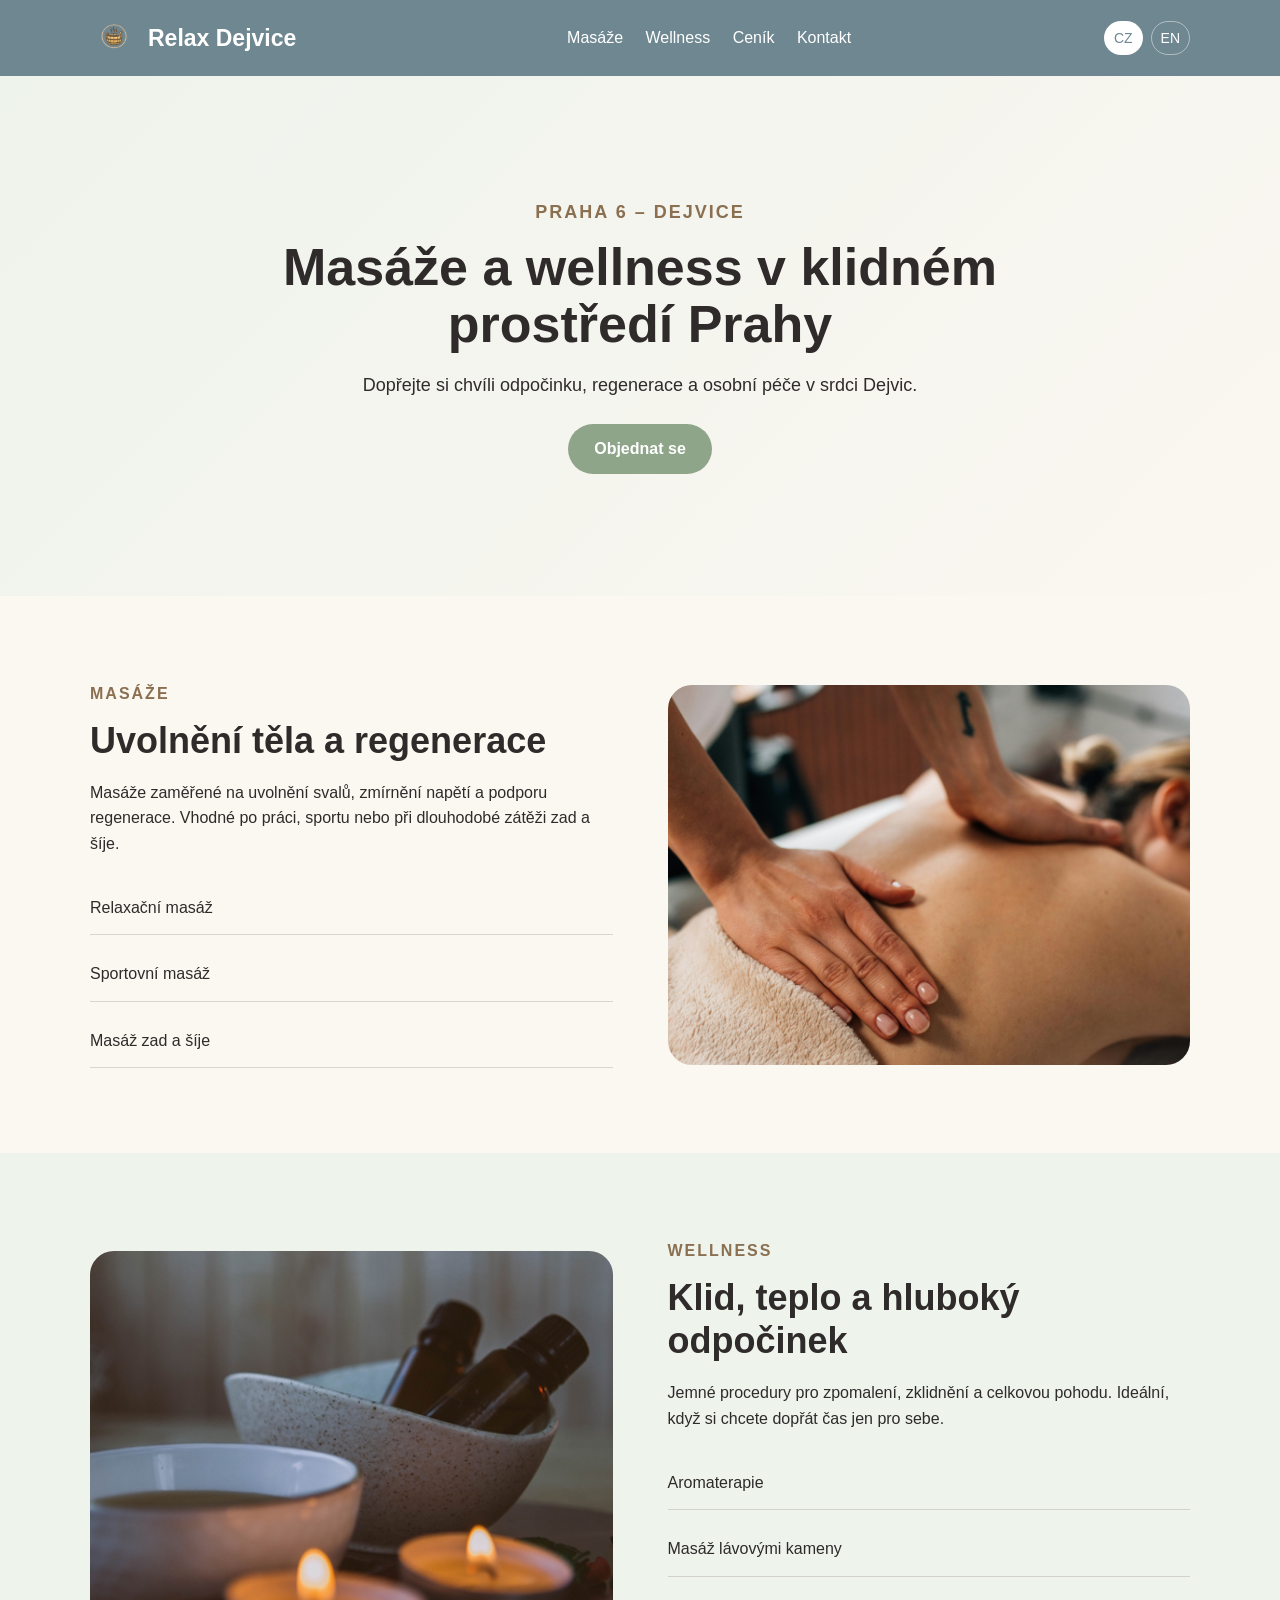
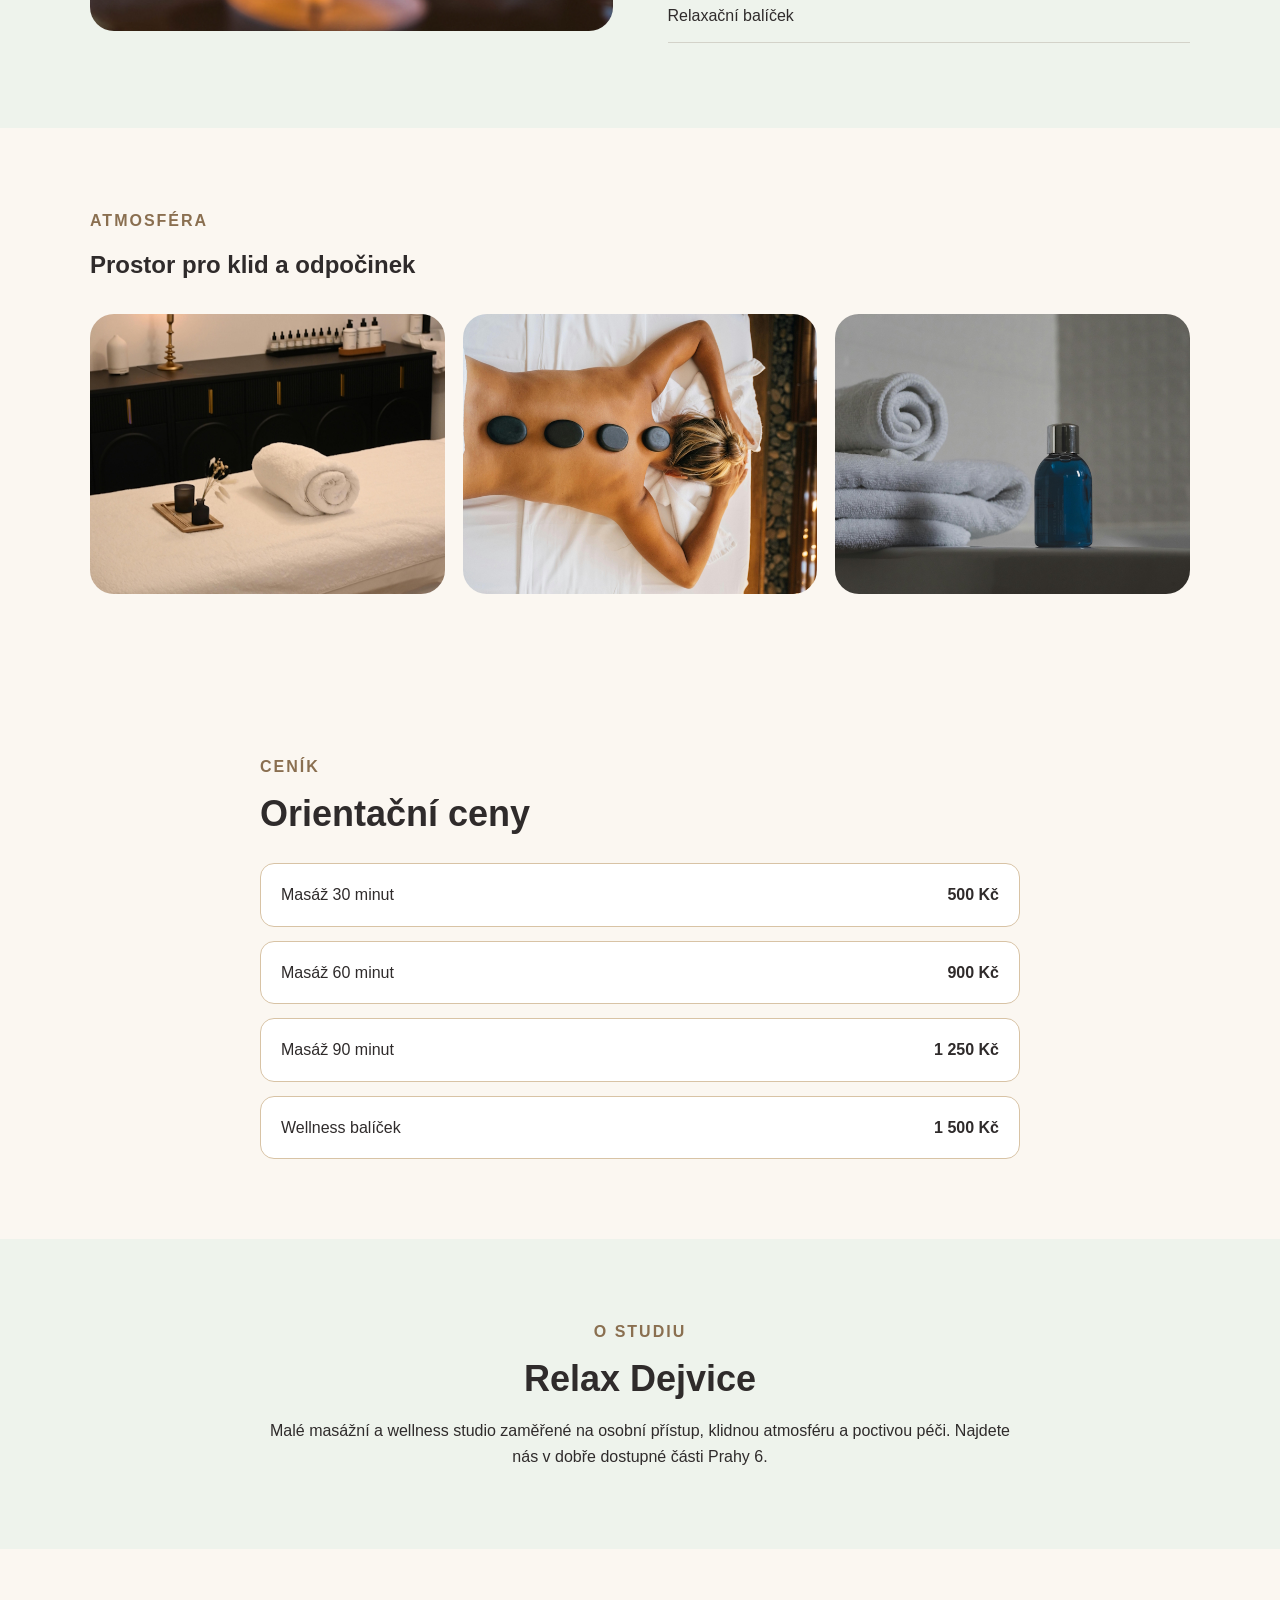
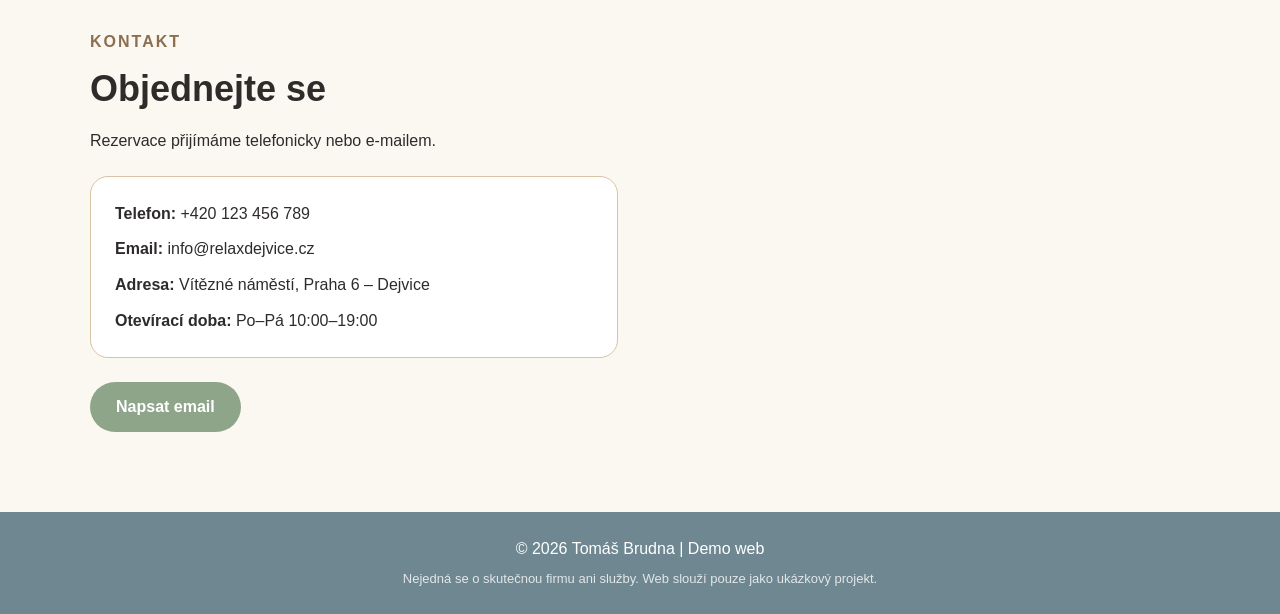
<file: index.html>
<!DOCTYPE html>
<html lang="cs">
<head>
  <meta charset="UTF-8" />
  <meta name="viewport" content="width=device-width, initial-scale=1.0" />
  <title>Relax Dejvice | Demo web</title>
  <link rel="stylesheet" href="style.css" />
  <link rel="icon" type="image/png" href="img/logo.png">
</head>
<body>

  <header class="header">
    <div class="container header-content">
      <a class="logo" href="#home">
        <img class="logo-icon" src="img/logo.png" alt="Relax Dejvice logo">
        <span>Relax Dejvice</span>
      </a>

      <nav>
        <a href="#masaze">Masáže</a>
        <a href="#wellness">Wellness</a>
        <a href="#cenik">Ceník</a>
        <a href="#kontakt">Kontakt</a>
      </nav>

      <div class="language-switch">
        <a class="active-lang" href="index.html">CZ</a>
        <a href="en.html">EN</a>
      </div>
    </div>
  </header>

  <section id="home" class="hero">
    <div class="container hero-content">
      <p class="tagline">Praha 6 – Dejvice</p>
      <h1>Masáže a wellness v klidném prostředí Prahy</h1>
      <p>
        Dopřejte si chvíli odpočinku, regenerace a osobní péče v srdci Dejvic.
      </p>
      <a class="btn" href="#kontakt">Objednat se</a>
    </div>
  </section>

  <section id="masaze" class="split-section">
    <div class="container split">
      <div class="split-text">
        <p class="section-label">Masáže</p>
        <h2>Uvolnění těla a regenerace</h2>
        <p>
          Masáže zaměřené na uvolnění svalů, zmírnění napětí a podporu regenerace.
          Vhodné po práci, sportu nebo při dlouhodobé zátěži zad a šíje.
        </p>

        <ul class="simple-list">
          <li>Relaxační masáž</li>
          <li>Sportovní masáž</li>
          <li>Masáž zad a šíje</li>
        </ul>
      </div>

      <img src="img/massage1.jpg" alt="Relaxační masáž">
    </div>
  </section>

  <section id="wellness" class="split-section soft">
    <div class="container split reverse">
      <img src="img/wellness1.jpg" alt="Wellness péče">

      <div class="split-text">
        <p class="section-label">Wellness</p>
        <h2>Klid, teplo a hluboký odpočinek</h2>
        <p>
          Jemné procedury pro zpomalení, zklidnění a celkovou pohodu.
          Ideální, když si chcete dopřát čas jen pro sebe.
        </p>

        <ul class="simple-list">
          <li>Aromaterapie</li>
          <li>Masáž lávovými kameny</li>
          <li>Relaxační balíček</li>
        </ul>
      </div>
    </div>
  </section>

  <section class="gallery-section">
    <div class="container">
      <p class="section-label">Atmosféra</p>
      <h2>Prostor pro klid a odpočinek</h2>

      <div class="gallery">
        <img src="img/gal1.jpg" alt="Masážní místnost">
        <img src="img/gal2.jpg" alt="Masáž s lávovými kameny">
        <img src="img/gal3.jpg" alt="Wellness detail">
      </div>
    </div>
  </section>

  <section id="cenik" class="section">
    <div class="container narrow">
      <p class="section-label">Ceník</p>
      <h2>Orientační ceny</h2>

      <div class="price-list">
        <div><span>Masáž 30 minut</span><strong>500 Kč</strong></div>
        <div><span>Masáž 60 minut</span><strong>900 Kč</strong></div>
        <div><span>Masáž 90 minut</span><strong>1 250 Kč</strong></div>
        <div><span>Wellness balíček</span><strong>1 500 Kč</strong></div>
      </div>
    </div>
  </section>

  <section class="section soft">
    <div class="container about">
      <p class="section-label">O studiu</p>
      <h2>Relax Dejvice</h2>
      <p>
        Malé masážní a wellness studio zaměřené na osobní přístup,
        klidnou atmosféru a poctivou péči. Najdete nás v dobře dostupné
        části Prahy 6.
      </p>
    </div>
  </section>

  <section id="kontakt" class="section">
    <div class="container contact-grid">
      <div>
        <p class="section-label">Kontakt</p>
        <h2>Objednejte se</h2>
        <p>Rezervace přijímáme telefonicky nebo e-mailem.</p>

        <div class="contact-box">
          <p><strong>Telefon:</strong> +420 123 456 789</p>
          <p><strong>Email:</strong> info@relaxdejvice.cz</p>
          <p><strong>Adresa:</strong> Vítězné náměstí, Praha 6 – Dejvice</p>
          <p><strong>Otevírací doba:</strong> Po–Pá 10:00–19:00</p>
        </div>

        <a class="btn" href="mailto:info@relaxdejvice.cz">Napsat email</a>
      </div>

      <div class="map">
        <iframe
          src="https://www.google.com/maps?q=V%C3%ADt%C4%9Bzn%C3%A9%20n%C3%A1m%C4%9Bst%C3%AD%2C%20Praha%206&output=embed"
          width="100%"
          height="320"
          style="border:0;"
          allowfullscreen=""
          loading="lazy">
        </iframe>
      </div>
    </div>
  </section>

  <footer class="footer">
    <p>© 2026 Tomáš Brudna | Demo web</p>
    <p class="demo-note">
      Nejedná se o skutečnou firmu ani služby. Web slouží pouze jako ukázkový projekt.
    </p>
  </footer>

</body>
</html>
</file>
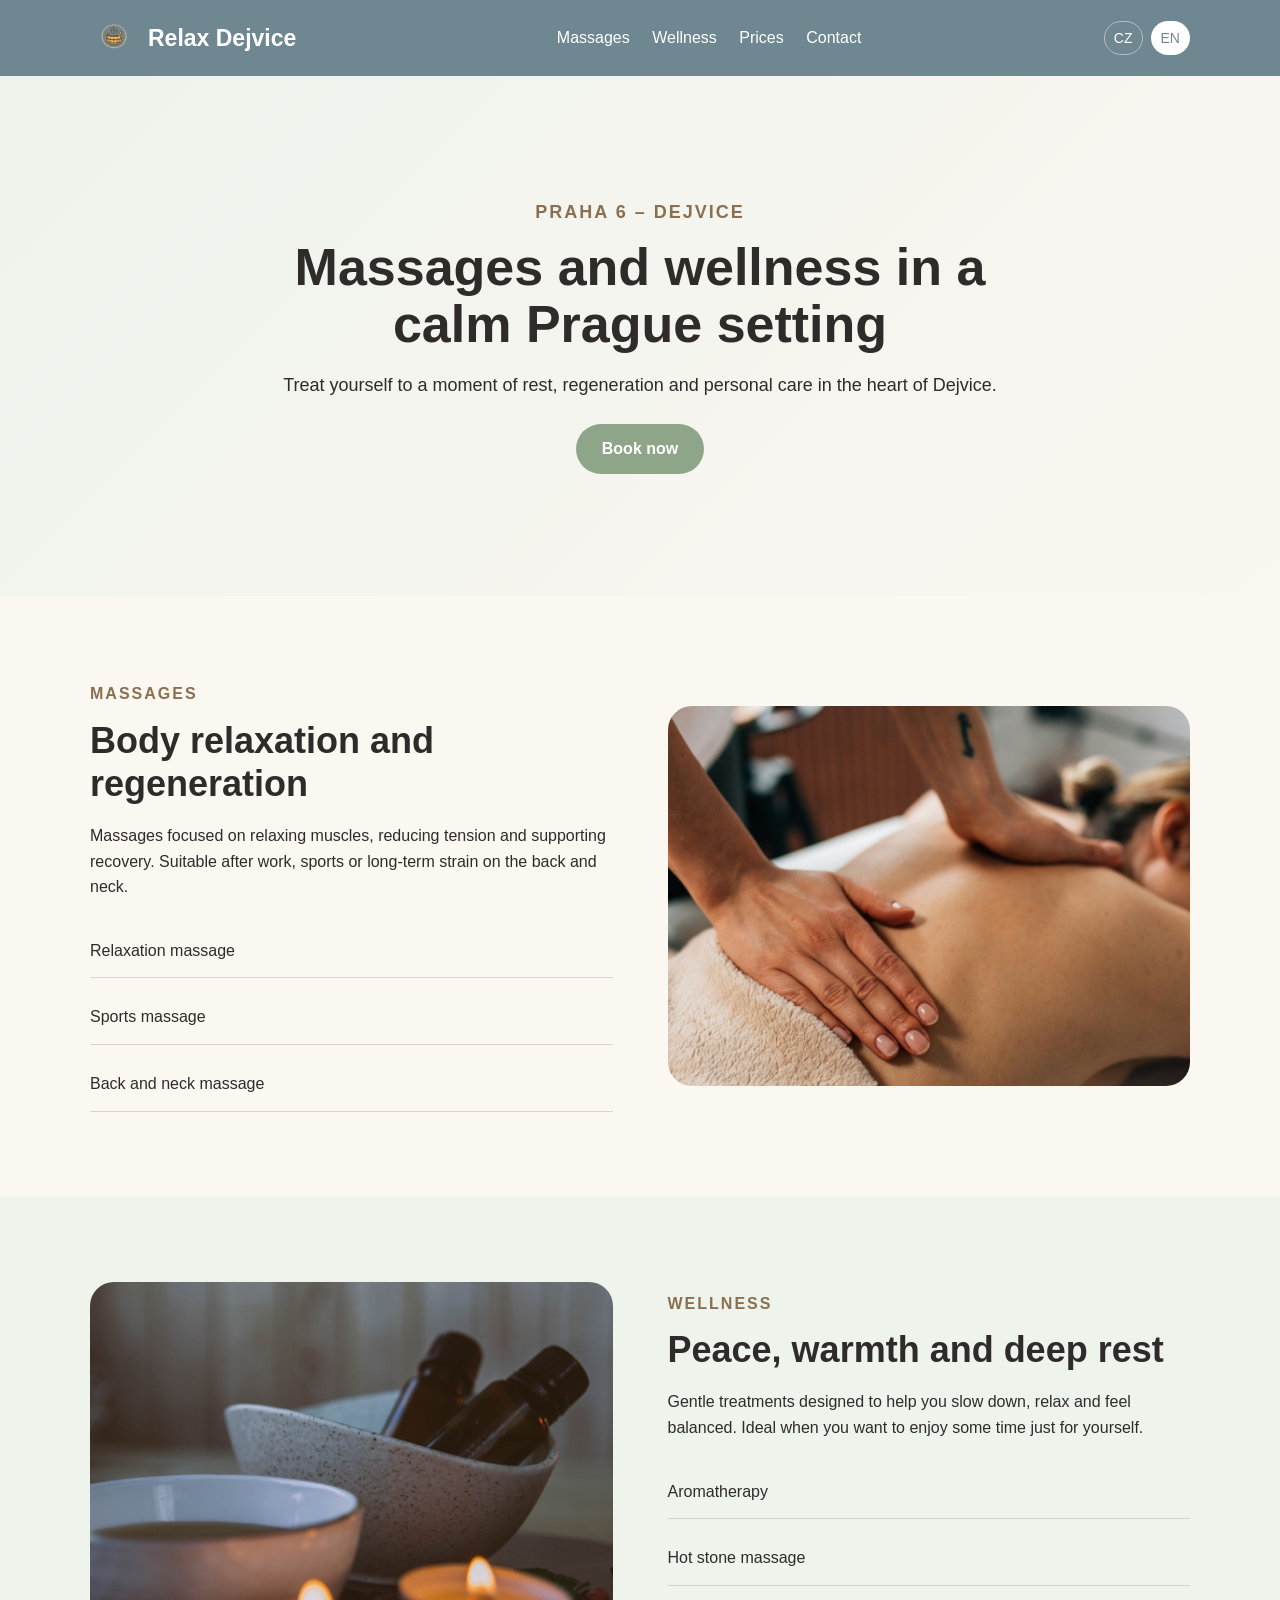
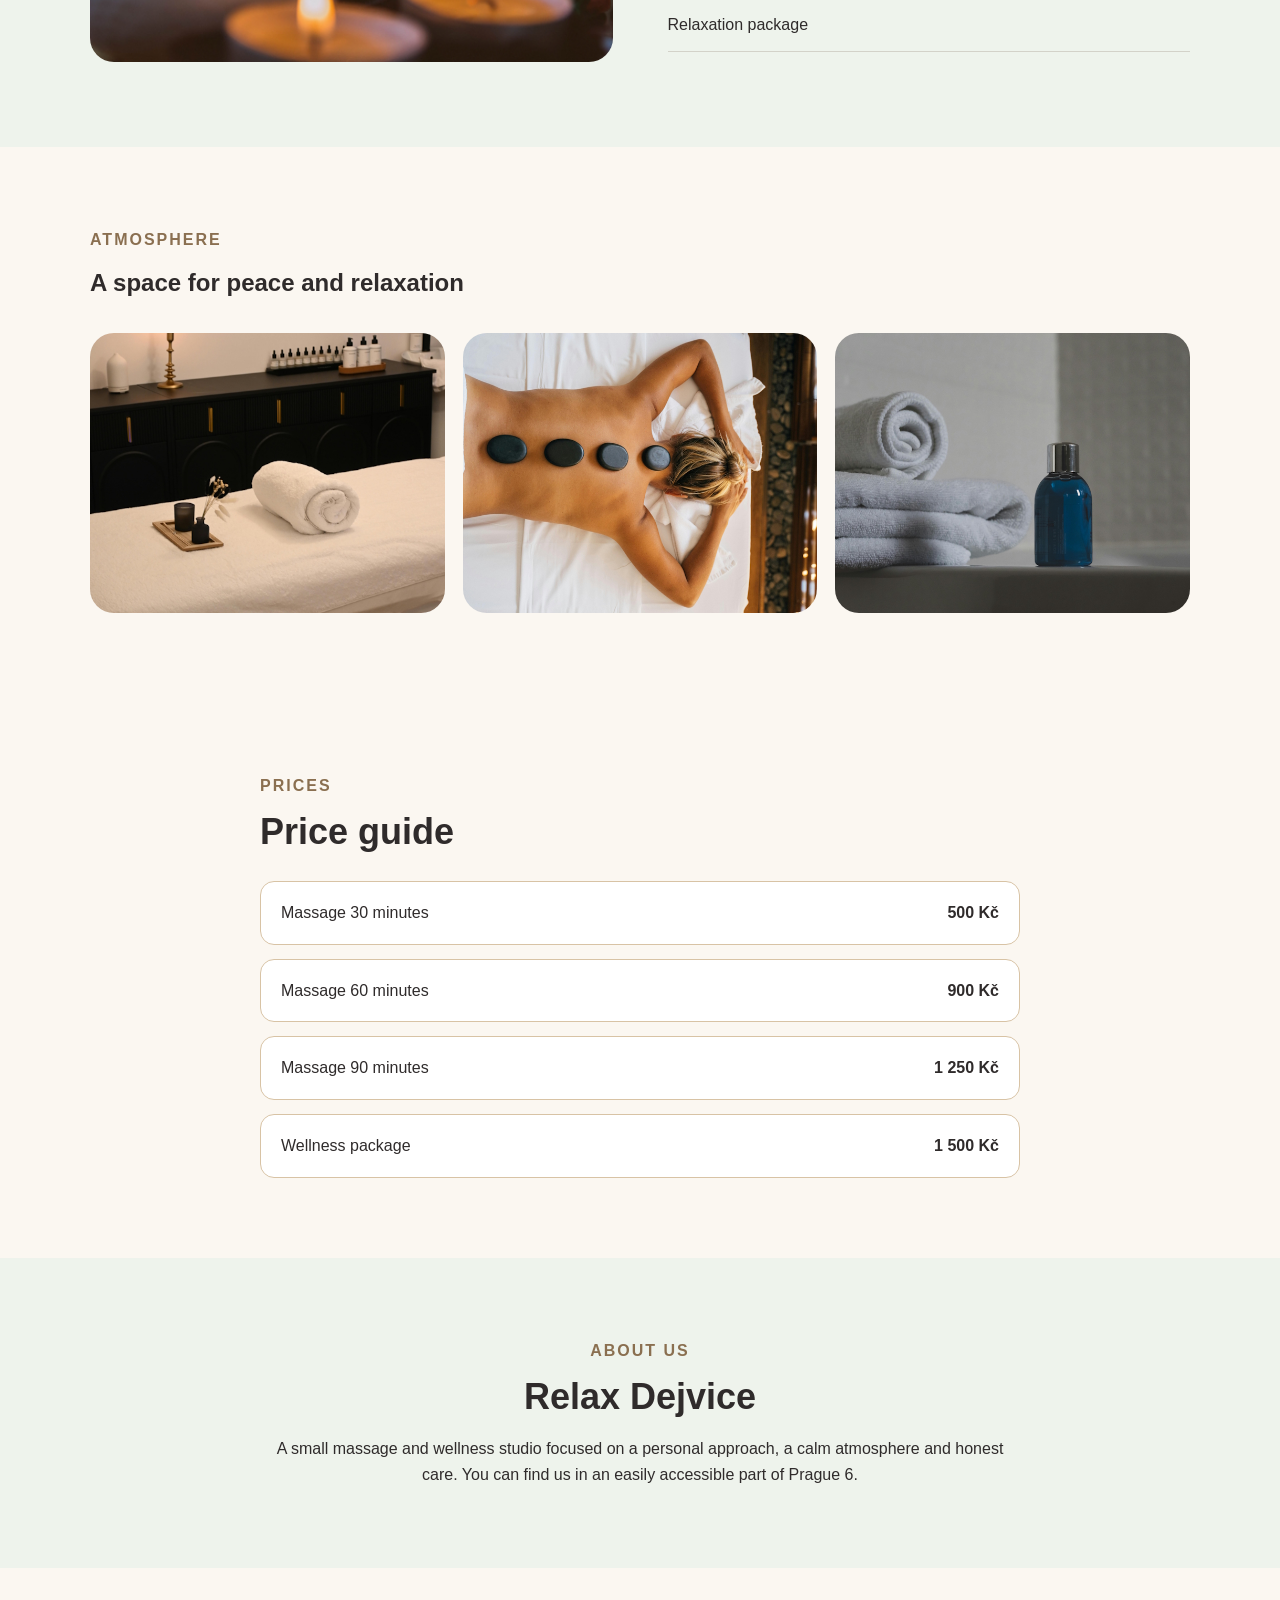
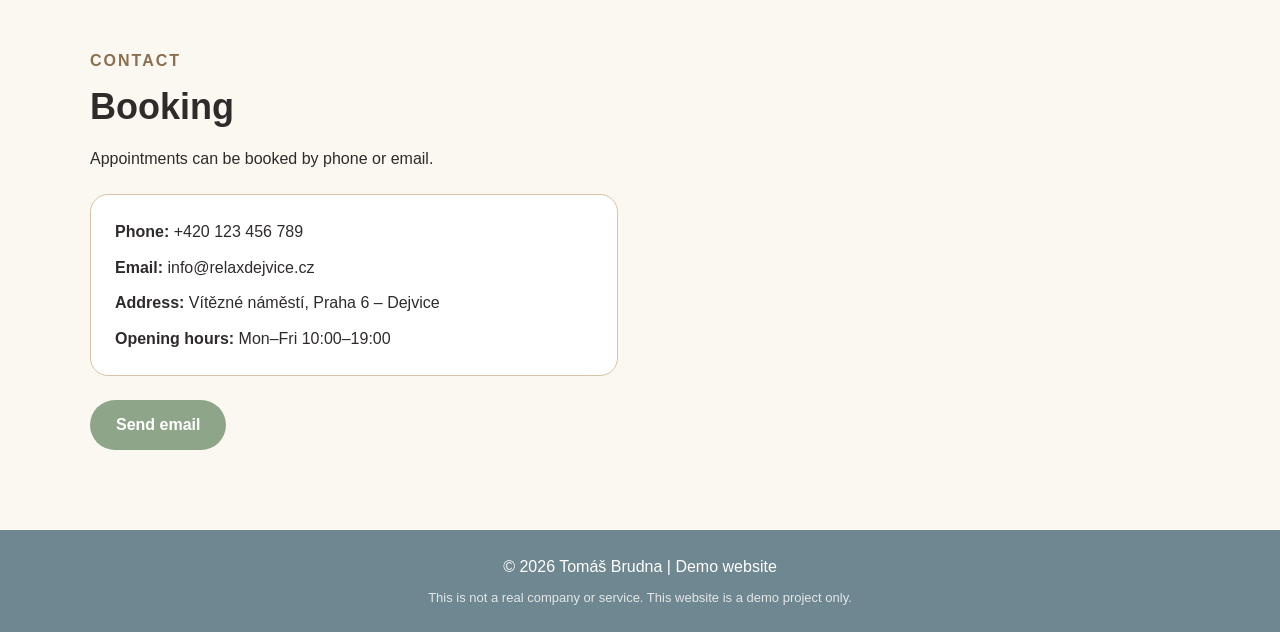
<file: en.html>
<!DOCTYPE html>
<html lang="en">
<head>
  <meta charset="UTF-8" />
  <meta name="viewport" content="width=device-width, initial-scale=1.0" />
  <title>Relax Dejvice | Demo website</title>
  <link rel="stylesheet" href="style.css" />
  <link rel="icon" type="image/png" href="img/logo.png">
</head>
<body>

  <header class="header">
    <div class="container header-content">
      <a class="logo" href="#home">
        <img class="logo-icon" src="img/logo.png" alt="Relax Dejvice logo">
        <span>Relax Dejvice</span>
      </a>

      <nav>
        <a href="#masaze">Massages</a>
        <a href="#wellness">Wellness</a>
        <a href="#cenik">Prices</a>
        <a href="#kontakt">Contact</a>
      </nav>

      <div class="language-switch">
        <a href="index.html">CZ</a>
        <a class="active-lang" href="en.html">EN</a>
      </div>
    </div>
  </header>

  <section id="home" class="hero">
    <div class="container hero-content">
      <p class="tagline">Praha 6 – Dejvice</p>
      <h1>Massages and wellness in a calm Prague setting</h1>
      <p>
        Treat yourself to a moment of rest, regeneration and personal care in the heart of Dejvice.
      </p>
      <a class="btn" href="#kontakt">Book now</a>
    </div>
  </section>

  <section id="masaze" class="split-section">
    <div class="container split">
      <div class="split-text">
        <p class="section-label">Massages</p>
        <h2>Body relaxation and regeneration</h2>
        <p>
          Massages focused on relaxing muscles, reducing tension and supporting recovery.
          Suitable after work, sports or long-term strain on the back and neck.
        </p>

        <ul class="simple-list">
          <li>Relaxation massage</li>
          <li>Sports massage</li>
          <li>Back and neck massage</li>
        </ul>
      </div>

      <img src="img/massage1.jpg" alt="Relaxing massage">
    </div>
  </section>

  <section id="wellness" class="split-section soft">
    <div class="container split reverse">
      <img src="img/wellness1.jpg" alt="Wellness care">

      <div class="split-text">
        <p class="section-label">Wellness</p>
        <h2>Peace, warmth and deep rest</h2>
        <p>
          Gentle treatments designed to help you slow down, relax and feel balanced.
          Ideal when you want to enjoy some time just for yourself.
        </p>

        <ul class="simple-list">
          <li>Aromatherapy</li>
          <li>Hot stone massage</li>
          <li>Relaxation package</li>
        </ul>
      </div>
    </div>
  </section>

  <section class="gallery-section">
    <div class="container">
      <p class="section-label">Atmosphere</p>
      <h2>A space for peace and relaxation</h2>

      <div class="gallery">
        <img src="img/gal1.jpg" alt="Massage room">
        <img src="img/gal2.jpg" alt="Hot stone massage">
        <img src="img/gal3.jpg" alt="Wellness detail">
      </div>
    </div>
  </section>

  <section id="cenik" class="section">
    <div class="container narrow">
      <p class="section-label">Prices</p>
      <h2>Price guide</h2>

      <div class="price-list">
        <div><span>Massage 30 minutes</span><strong>500 Kč</strong></div>
        <div><span>Massage 60 minutes</span><strong>900 Kč</strong></div>
        <div><span>Massage 90 minutes</span><strong>1 250 Kč</strong></div>
        <div><span>Wellness package</span><strong>1 500 Kč</strong></div>
      </div>
    </div>
  </section>

  <section class="section soft">
    <div class="container about">
      <p class="section-label">About us</p>
      <h2>Relax Dejvice</h2>
      <p>
        A small massage and wellness studio focused on a personal approach,
        a calm atmosphere and honest care. You can find us in an easily accessible
        part of Prague 6.
      </p>
    </div>
  </section>

  <section id="kontakt" class="section">
    <div class="container contact-grid">
      <div>
        <p class="section-label">Contact</p>
        <h2>Booking</h2>
        <p>Appointments can be booked by phone or email.</p>

        <div class="contact-box">
          <p><strong>Phone:</strong> +420 123 456 789</p>
          <p><strong>Email:</strong> info@relaxdejvice.cz</p>
          <p><strong>Address:</strong> Vítězné náměstí, Praha 6 – Dejvice</p>
          <p><strong>Opening hours:</strong> Mon–Fri 10:00–19:00</p>
        </div>

        <a class="btn" href="mailto:info@relaxdejvice.cz">Send email</a>
      </div>

      <div class="map">
        <iframe
          src="https://www.google.com/maps?q=V%C3%ADt%C4%9Bzn%C3%A9%20n%C3%A1m%C4%9Bst%C3%AD%2C%20Praha%206&output=embed"
          width="100%"
          height="320"
          style="border:0;"
          allowfullscreen=""
          loading="lazy">
        </iframe>
      </div>
    </div>
  </section>

  <footer class="footer">
    <p>© 2026 Tomáš Brudna | Demo website</p>
    <p class="demo-note">
      This is not a real company or service. This website is a demo project only.
    </p>
  </footer>

</body>
</html>
</file>
<file: style.css>
* {
  margin: 0;
  padding: 0;
  box-sizing: border-box;
  font-family: Arial, sans-serif;
}

body {
  color: #2f2b2b;
  line-height: 1.6;
  background: #fbf7f1;
}

.container {
  width: 90%;
  max-width: 1100px;
  margin: auto;
}

.narrow {
  max-width: 760px;
}

.header {
  background: #6f8790;
  color: white;
  padding: 14px 0;
}

.header-content {
  display: flex;
  align-items: center;
  justify-content: space-between;
  gap: 24px;
}

.logo {
  color: white;
  text-decoration: none;
  font-size: 23px;
  font-weight: bold;
  display: flex;
  align-items: center;
  gap: 10px;
}

.logo-icon {
  width: 48px;
  height: 48px;
  display: block;
  object-fit: contain;
}
nav a {
  color: white;
  text-decoration: none;
  margin-left: 18px;
}

.language-switch {
  display: flex;
  gap: 8px;
}

.language-switch a {
  color: white;
  text-decoration: none;
  border: 1px solid rgba(255,255,255,0.45);
  padding: 5px 9px;
  border-radius: 20px;
  font-size: 14px;
}

.language-switch .active-lang {
  background: white;
  color: #6f8790;
}

.hero {
  min-height: 520px;
  display: grid;
  place-items: center;
  text-align: center;
  background: linear-gradient(135deg, #eef3ec, #fbf7f1);
}

.hero-content {
  max-width: 760px;
}

.tagline,
.section-label {
  color: #8a6f50;
  text-transform: uppercase;
  letter-spacing: 2px;
  font-weight: bold;
  margin-bottom: 12px;
}

.hero h1 {
  font-size: 52px;
  line-height: 1.1;
  margin-bottom: 18px;
}

.hero p {
  font-size: 18px;
}

.btn {
  display: inline-block;
  margin-top: 24px;
  background: #8fa58a;
  color: white;
  text-decoration: none;
  padding: 12px 26px;
  border-radius: 30px;
  font-weight: bold;
}

.gallery-section {
  padding: 80px 0;
  background: #fbf7f1;
}

.gallery {
  display: grid;
  grid-template-columns: repeat(3, 1fr);
  gap: 18px;
  margin-top: 30px;
}

.gallery img {
  width: 100%;
  height: 280px;
  object-fit: cover;
  border-radius: 24px;
  display: block;
}

.split-section {
  padding: 85px 0;
  background: #fbf7f1;
}

.split-section.soft,
.section.soft {
  background: #eef3ec;
}

.split {
  display: grid;
  grid-template-columns: 1fr 1fr;
  gap: 55px;
  align-items: center;
}

.split img {
  width: 100%;
  height: 380px;
  object-fit: cover;
  border-radius: 24px;
}

.split h2,
.section h2 {
  font-size: 36px;
  line-height: 1.2;
  margin-bottom: 18px;
}

.simple-list {
  margin-top: 24px;
  display: grid;
  gap: 12px;
  list-style: none;
}

.simple-list li {
  padding: 14px 0;
  border-bottom: 1px solid rgba(127, 111, 95, 0.25);
}

.section {
  padding: 80px 0;
}

.price-list {
  display: grid;
  gap: 14px;
  margin-top: 28px;
}

.price-list div {
  display: flex;
  justify-content: space-between;
  gap: 20px;
  background: white;
  padding: 18px 20px;
  border-radius: 14px;
  border: 1px solid #d8c3a5;
}

.about {
  max-width: 760px;
  text-align: center;
}

.contact-grid {
  display: grid;
  grid-template-columns: 1fr 1fr;
  gap: 45px;
  align-items: stretch;
}

.contact-box {
  margin-top: 22px;
  display: grid;
  gap: 10px;
  background: white;
  padding: 24px;
  border-radius: 18px;
  border: 1px solid #d8c3a5;
}

.map {
  display: flex;
  align-items: stretch;
}

.map iframe {
  width: 100%;
  height: 100%;
  min-height: 320px;
  border-radius: 24px;
  display: block;
}

.footer {
  background: #6f8790;
  color: white;
  text-align: center;
  padding: 24px;
}

.demo-note {
  font-size: 13px;
  opacity: 0.8;
  margin-top: 8px;
}

@media (max-width: 768px) {
  .header-content {
    flex-direction: column;
  }

  .logo {
    font-size: 21px;
  }

  .logo-icon {
    width: 42px;
    height: 42px;
  }

  nav a {
    margin: 0 8px;
  }

  .hero h1 {
    font-size: 38px;
  }

  .split,
  .contact-grid {
    grid-template-columns: 1fr;
  }

  .reverse img {
    order: 2;
  }

  .reverse .split-text {
    order: 1;
  }

  .split img {
    height: 280px;
  }

  .gallery {
    grid-template-columns: 1fr;
  }

  .gallery img {
    height: 240px;
  }
}
</file>
